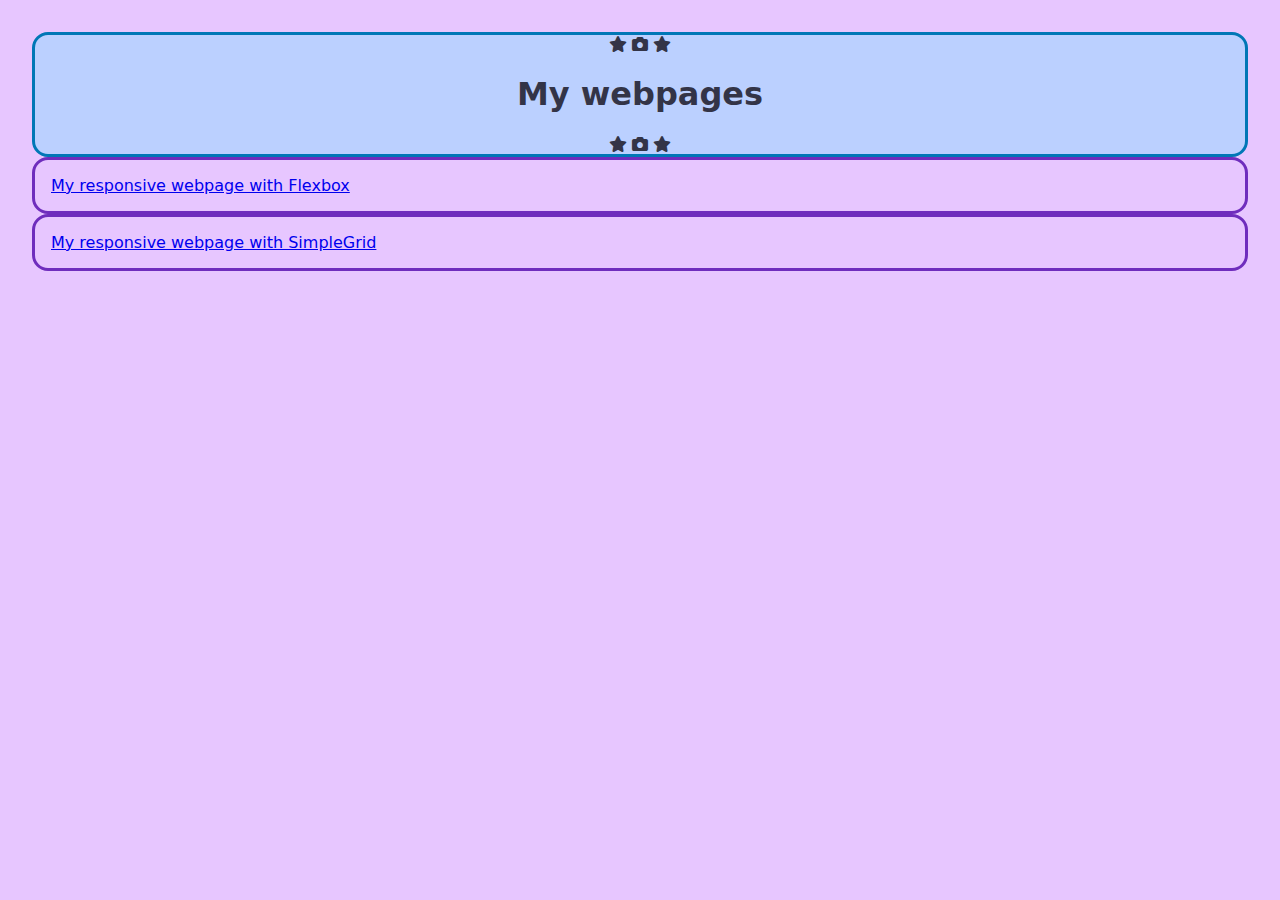
<file: index.html>
<!DOCTYPE html>
<html lang="en">

<head>
    <meta charset="UTF-8">
    <meta name="viewport" content="width=device-width, initial-scale=1.0">
    <title>webpage-link</title>
    <link rel="stylesheet" href="https://cdnjs.cloudflare.com/ajax/libs/font-awesome/6.0.0-beta3/css/all.min.css">


    <style>
        body {
            background-color: #E7C6FF;
            font-family: system-ui, -apple-system, BlinkMacSystemFont, 'Segoe UI', Roboto, Oxygen, Ubuntu, Cantarell, 'Open Sans', 'Helvetica Neue', sans-serif;
            color: #333447;
            padding: 1em;
            margin: 1em;
            border-radius: 1em;
        }

        .topic {
            border: solid #0077B6;
            border-radius: 1em;
            background-color: #BBD0FF;
            text-align: center;
        }

        .text {
            border: solid #6F2DBD;
            border-radius: 1em;
            padding: 1em;
        }
    </style>
</head>

<body>
    <div class="topic">
        <i class="fas fa-star"></i>
        <i class="fas fa-camera"></i>
        <i class="fas fa-star"></i>
        <h1>My webpages</h1>
        <i class="fas fa-star"></i>
        <i class="fas fa-camera"></i>
        <i class="fas fa-star"></i>
    </div>
    <div class="text">
        <a href="my-webpage.html">My responsive webpage with Flexbox</a>
    </div>
    <div class="text">
        <a href="my-webpage-grid.html">My responsive webpage with SimpleGrid</a>
    </div>

    
</body>

</html>
</file>
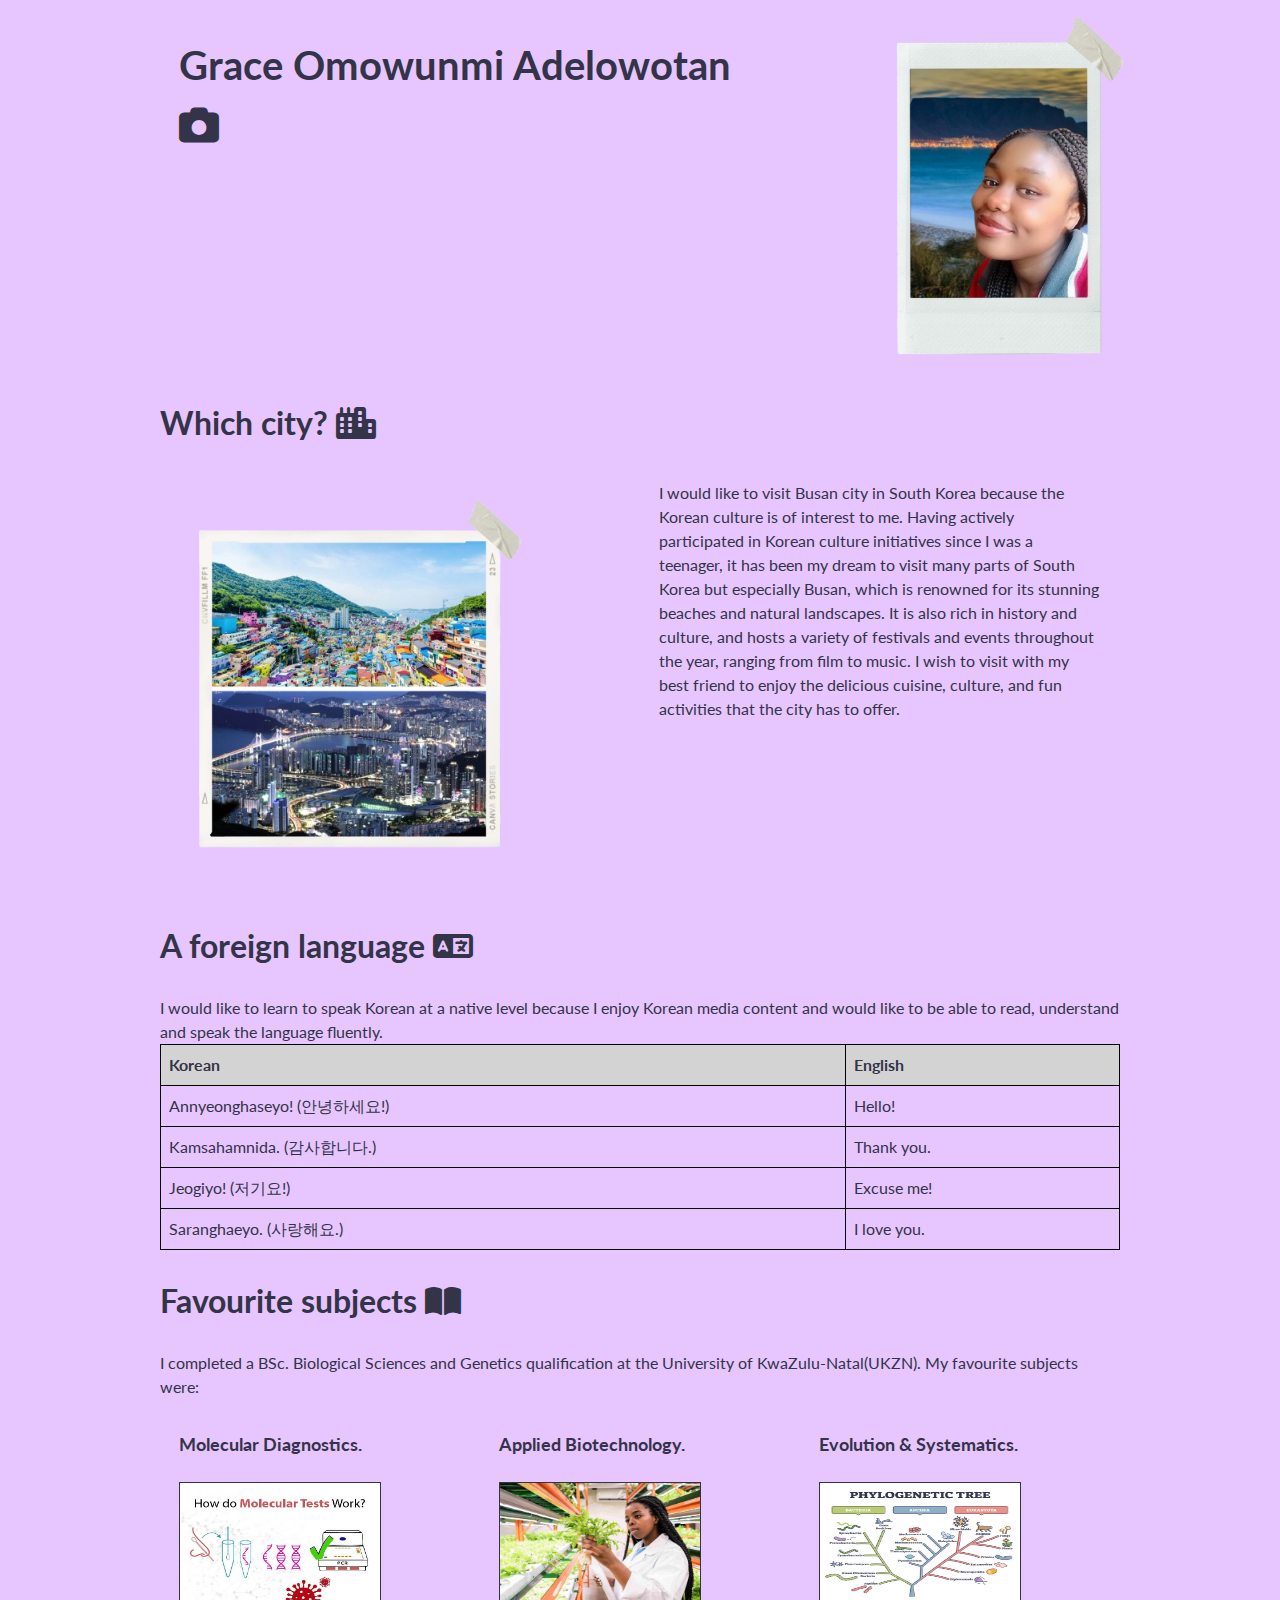
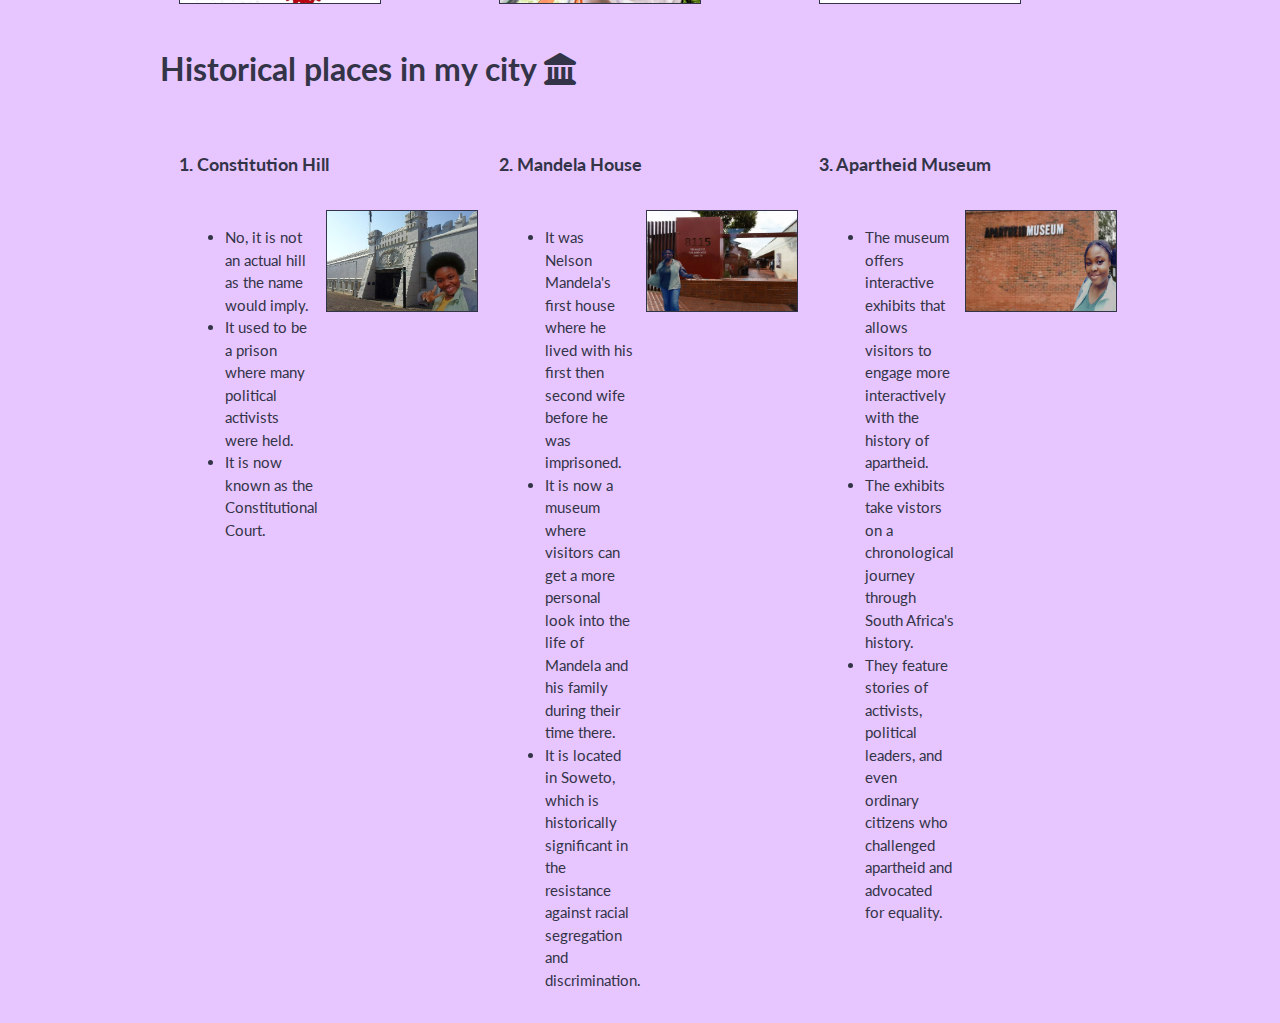
<file: my-webpage-grid.html>
<!DOCTYPE html>
<html lang="en">

<head>
    <meta charset="UTF-8">
    <meta name="viewport" content="width=device-width, initial-scale=1.0">
    <title>my-webpage-grid</title>
    <link rel="stylesheet" href="simple-grid.css">
    <link rel="stylesheet" href="https://cdnjs.cloudflare.com/ajax/libs/font-awesome/6.0.0-beta3/css/all.min.css">
    <style>
        body {
            background-color: #E7C6FF;
        }

        .table {
            width: 100%;
            margin-bottom: 20px;
            border-collapse: collapse;
        }

        .table th,
        .table td {
            border: 1px solid black;
            padding: 8px;
            text-align: left;
        }

        .table th {
            background-color: lightgray;
        }

        li {
            font-size: 15px;
        }

        /* .hist-places img {
            margin: 10px;
            padding: 10px;
        } */

        @media (max-width: 960px) {
            .mid-img {
                float: right !important;
                /* order: 0 !important; */
            }
        }

        .col-6-sm img {
            border: 1px solid #333447;
        }
    </style>
</head>

<body>
    <div class="container">
        <div class="row">
            <div class="col-8">
                <h1>Grace Omowunmi Adelowotan <i class="fas fa-camera"></i></h1>
            </div>
            <div class="col-4"><img src="myimage.png" alt="Grace" width="360" height="350"></div>
        </div>



        <h2>Which city? <i class="fas fa-city"></i></h2>
        <div class="row">
            <div class="col-6">
                <img src="Busan.png" alt=Busan width="400">
            </div>
            <div class="col-6">I would like to visit Busan city in South Korea because the Korean culture is of
                interest to
                me.
                Having actively participated in Korean culture initiatives since I was a teenager, it has been my
                dream
                to visit many parts of South Korea but especially
                Busan, which is renowned for its stunning beaches and natural landscapes. It is also rich in history
                and
                culture, and hosts a variety of festivals and events throughout the year, ranging from film to
                music. I
                wish to
                visit with my best friend to enjoy the delicious cuisine, culture, and fun activities that the city
                has
                to
                offer.
            </div>
        </div>

        <h2>A foreign language <i class="fas fa-language"></i></h2>
        <div class="row">
            I would like to learn to speak Korean at a native level because I enjoy Korean media content and would like
            to
            be able to read, understand and speak the language fluently.
        </div>
        <table border="1" class="table">
            <tr>
                <th>Korean</th>
                <th>English</th>
            </tr>
            <tr>
                <td>Annyeonghaseyo! (안녕하세요!)</td>
                <td>Hello!</td>
            </tr>
            <tr>
                <td>Kamsahamnida. (감사합니다.)</td>
                <td>Thank you.</td>
            </tr>
            <tr>
                <td>Jeogiyo! (저기요!)</td>
                <td>Excuse me!</td>
            </tr>
            <tr>
                <td>Saranghaeyo. (사랑해요.)</td>
                <td>I love you.</td>
            </tr>
        </table>

        <h2>Favourite subjects <i class="fas fa-book-open"></i></h2>
        I completed a BSc. Biological Sciences and Genetics qualification at the University of KwaZulu-Natal(UKZN). My
        favourite subjects were:
        <div class="row">
            <div class="col-4">
                <h4>Molecular Diagnostics.</h4>
                <img src="MolDiag.jpg" width="200" height="120" style="border: 1px solid #333447;">
            </div>
            <div class="col-4">
                <h4>Applied Biotechnology.</h4>
                <img src="AppliedBiotechnology.jpg" width="200" height="120" style="border: 1px solid #333447;">
            </div>
            <div class="col-4">
                <h4>Evolution & Systematics.</h4>
                <img src="EvolnSys.jpg" width="200" height="120" style="border: 1px solid #333447;">
            </div>

        </div>

        <div class="hist-places">
            <h2>Historical places in my city <i class="fas fa-landmark"></i></h2>
            <div class="row">
                <div class="col-4">
                    <h4>1. Constitution Hill</h4>

                    <div class="row">
                        <div class="col-6-sm">
                            <ul>
                                <li>No, it is not an actual hill as the name would imply.</li>
                                <li>It used to be a prison where many political activists were held.</li>
                                <li> It is now known as the Constitutional Court.</li>
                            </ul>
                        </div>
                        <div class="col-6-sm ">
                            <img src="ConstHill.png" width="150" height="100">
                        </div>

                    </div>
                </div>


                <div class="col-4">
                    <h4>2. Mandela House</h4>

                    <div class="row">
                        <div class="col-6-sm mid-img">
                            <ul>
                                <li>It was Nelson Mandela's first house where he lived with his first then
                                    second
                                    wife
                                    before he
                                    was
                                    imprisoned.</li>
                                <li>It is now a museum where visitors can get a more personal look into the life
                                    of
                                    Mandela and his
                                    family during their time there.</li>
                                <li>It is located in Soweto, which is historically
                                    significant in the resistance
                                    against racial segregation and discrimination.</li>
                            </ul>
                        </div>
                        <div class="col-6-sm">
                            <img src="MandelaHouse.png" width="150" height="100">
                        </div>

                    </div>
                </div>

                <div class="col-4">
                    <h4>3. Apartheid Museum</h4>

                    <div class="row">
                        <div class="col-6-sm">
                            <ul>
                                <li>The museum offers interactive exhibits that allows visitors to engage more
                                    interactively
                                    with the
                                    history of
                                    apartheid.</li>
                                <li>The exhibits take vistors on a chronological journey through South Africa's
                                    history.
                                </li>
                                <li>They feature stories of activists, political leaders, and even ordinary citizens
                                    who
                                    challenged
                                    apartheid and advocated for equality.</li>
                            </ul>
                        </div>
                        <div class="col-6-sm">
                            <img src="ApartheidMuseum.png" width="150" height="100">
                        </div>
                    </div>
                </div>

            </div>
        </div>
    </div>
</body>

</html>
</file>
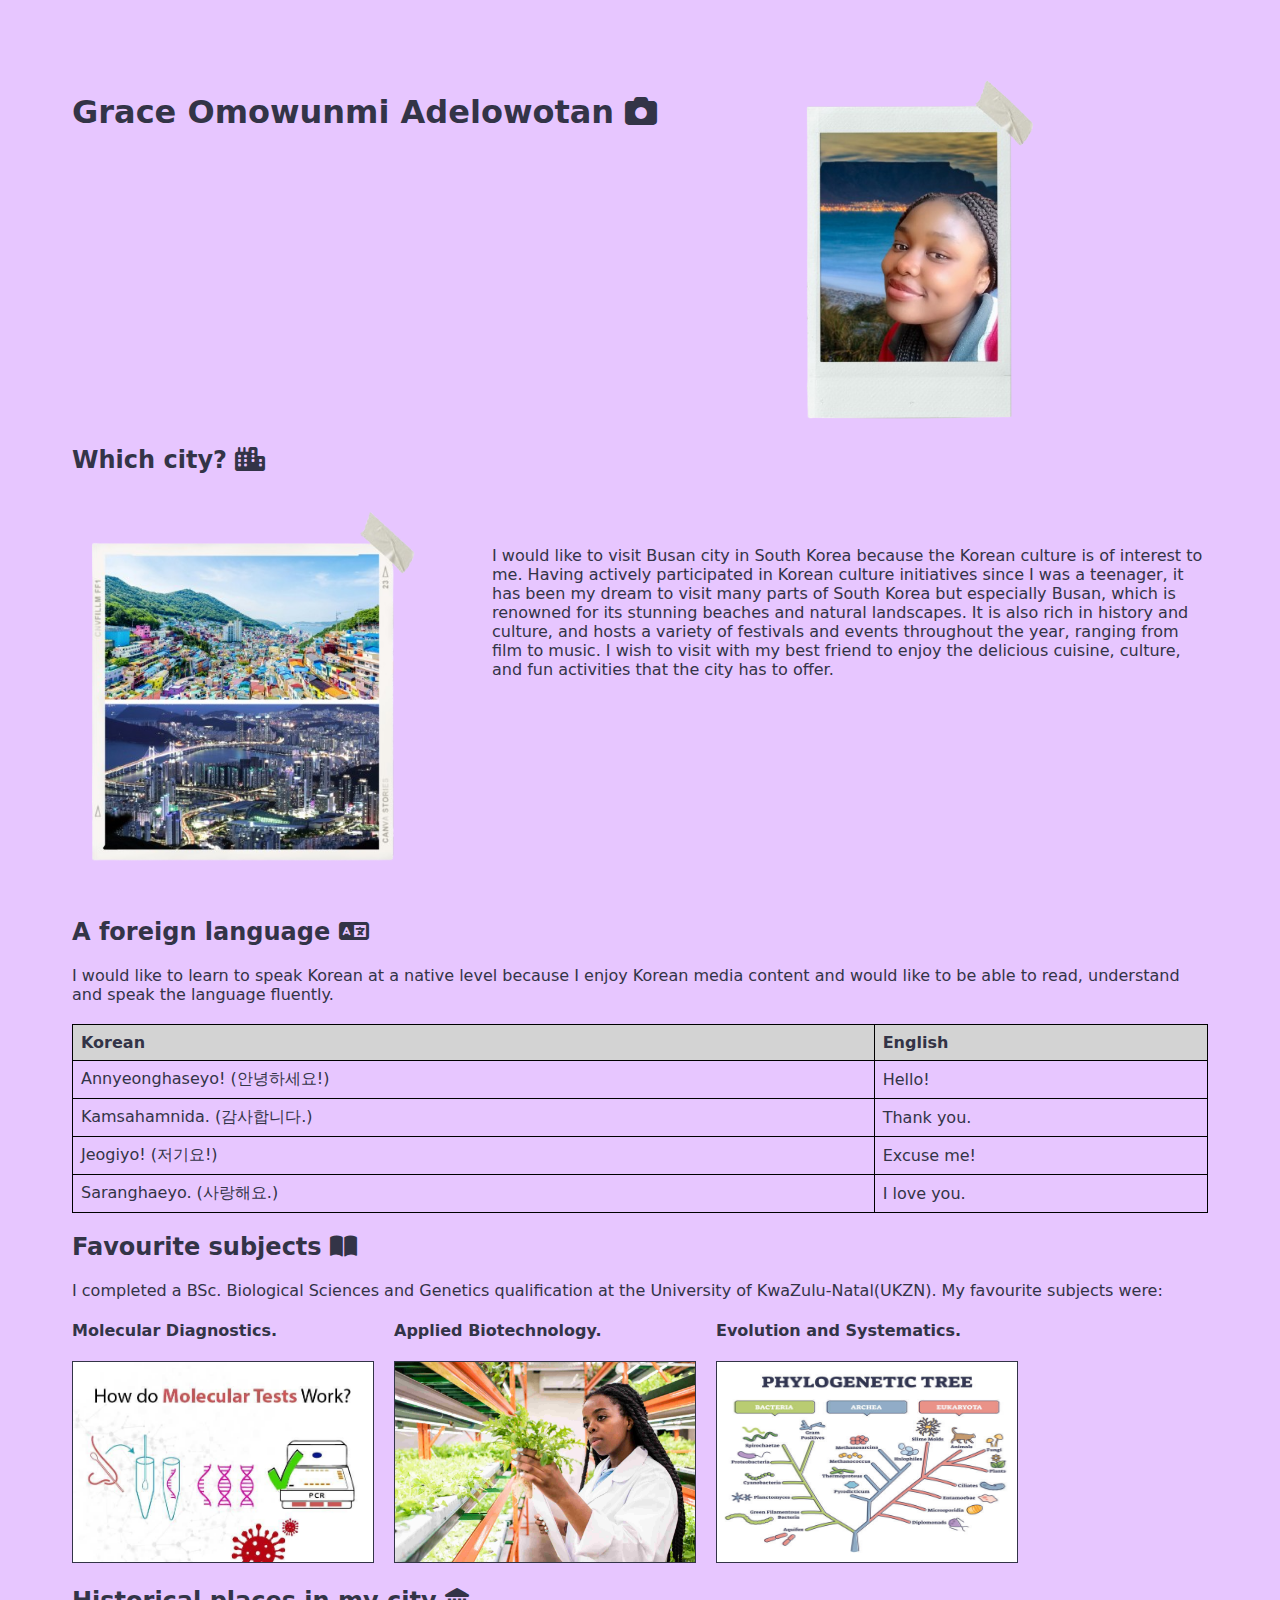
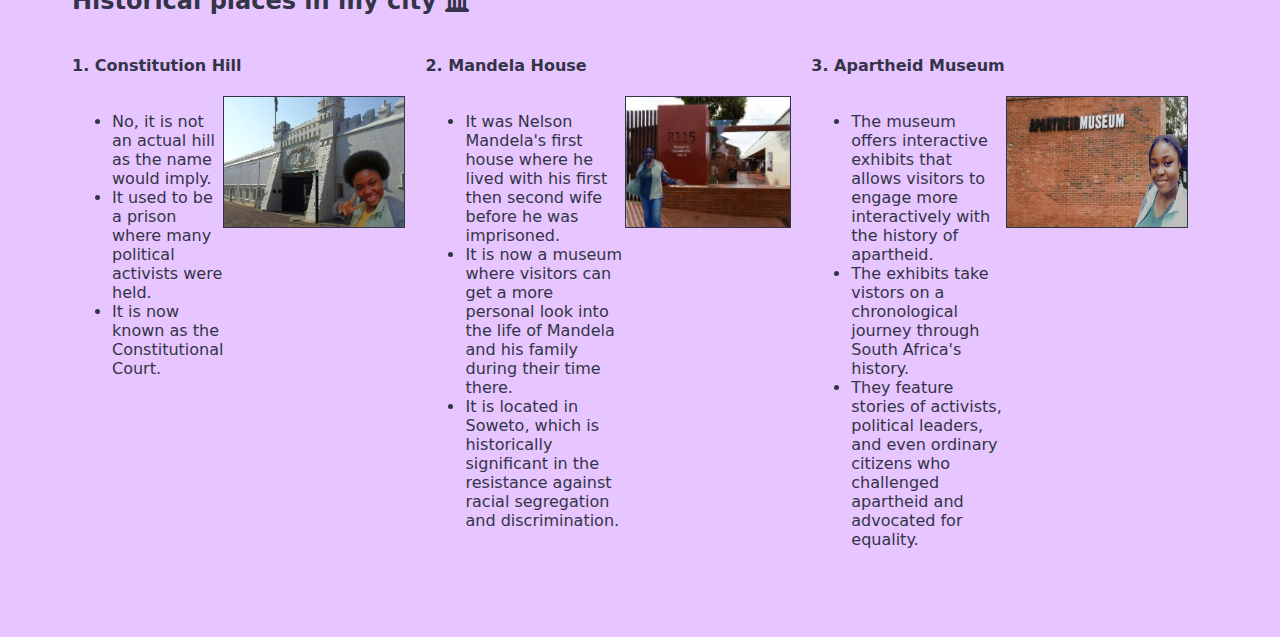
<file: my-webpage.html>
<!DOCTYPE html>
<html lang="en">

<head>
    <meta charset="UTF-8">
    <meta name="viewport" content="width=device-width, initial-scale=1.0">
    <title>my-webpage</title>
    <link rel="stylesheet" href="styles.css">
    <link rel="stylesheet" href="https://cdnjs.cloudflare.com/ajax/libs/font-awesome/6.0.0-beta3/css/all.min.css">
</head>

<body>
    <div class="intro">
        <div>
            <h1>Grace Omowunmi Adelowotan <i class="fas fa-camera"></i></h1>
        </div>
        <div>
            <img src="myimage.png" alt="Grace" width="360" height="350">
        </div>

    </div>

    <h2>Which city? <i class="fas fa-city"></i></h2>
    <div class="city">
        <div>
            <img src="Busan.png" alt=Busan width="400">
        </div>
        <div>
            <p class="paragraph">I would like to visit Busan city in South Korea because the Korean culture is of
                interest to
                me.
                Having actively participated in Korean culture initiatives since I was a teenager, it has been my dream
                to visit many parts of South Korea but especially
                Busan, which is renowned for its stunning beaches and natural landscapes. It is also rich in history and
                culture, and hosts a variety of festivals and events throughout the year, ranging from film to music. I
                wish to
                visit with my best friend to enjoy the delicious cuisine, culture, and fun activities that the city has
                to
                offer.</p>
        </div>
    </div>

    <h2>A foreign language <i class="fas fa-language"></i></h2>
    <div class="language">
        I would like to learn to speak Korean at a native level because I enjoy Korean media content and would like to
        be able to read, understand and speak the language fluently.
    </div>
    <table border="1" class="table">
        <tr>
            <th>Korean</th>
            <th>English</th>
        </tr>
        <tr>
            <td>Annyeonghaseyo! (안녕하세요!)</td>
            <td>Hello!</td>
        </tr>
        <tr>
            <td>Kamsahamnida. (감사합니다.)</td>
            <td>Thank you.</td>
        </tr>
        <tr>
            <td>Jeogiyo! (저기요!)</td>
            <td>Excuse me!</td>
        </tr>
        <tr>
            <td>Saranghaeyo. (사랑해요.)</td>
            <td>I love you.</td>
        </tr>
    </table>

    <h2>Favourite subjects <i class="fas fa-book-open"></i></h2>
    I completed a BSc. Biological Sciences and Genetics qualification at the University of KwaZulu-Natal(UKZN). My
    favourite subjects were:
    <div class="modules">
        <div class="fav-subjects">
            <h4>Molecular Diagnostics.</h4>
            <img src="MolDiag.jpg" width="300" height="200">
        </div>
        <div class="fav-subjects">
            <h4>Applied Biotechnology.</h4>
            <img src="AppliedBiotechnology.jpg" width="300" height="200">
        </div>
        <div class="fav-subjects">
            <h4>Evolution and Systematics.</h4>
            <img src="EvolnSys.jpg" width="300" height="200">
        </div>

    </div>

    <div>
        <h2>Historical places in my city <i class="fas fa-landmark"></i></h2>
        <div class="cities">
            <div class="places">
                <div class="subjects">
                    <div>
                        <h4>1. Constitution Hill</h4>

                        <div class="sub">
                            <ul>
                                <li>No, it is not an actual hill as the name would imply.</li>
                                <li>It used to be a prison where many political activists were held.</li>
                                <li> It is now known as the Constitutional Court.</li>
                            </ul>
                            <img src="ConstHill.png" width="180" height="130">

                        </div>
                    </div>
                </div>
            </div>


            <div class="places">
                <div class="subjects">
                    <div>
                        <h4>2. Mandela House</h4>

                        <div class="sub">
                            <div class="subbies">
                                <ul>
                                    <li>It was Nelson Mandela's first house where he lived with his first then second
                                        wife
                                        before he
                                        was
                                        imprisoned.</li>
                                    <li>It is now a museum where visitors can get a more personal look into the life of
                                        Mandela and his
                                        family during their time there.</li>
                                    <li>It is located in Soweto, which is historically
                                        significant in the resistance
                                        against racial segregation and discrimination.</li>
                                </ul>
                            </div>
                                <img src="MandelaHouse.png" width="180" height="130">
                            
                        </div>

                    </div>
                </div>
            </div>

            <div class="places">
                <div class="subjects">
                    <div>
                        <h4>3. Apartheid Museum</h4>

                        <div class="sub">
                            <ul>
                                <li>The museum offers interactive exhibits that allows visitors to engage more
                                    interactively
                                    with the
                                    history of
                                    apartheid.</li>
                                <li>The exhibits take vistors on a chronological journey through South Africa's history.
                                </li>
                                <li>They feature stories of activists, political leaders, and even ordinary citizens who
                                    challenged
                                    apartheid and advocated for equality.</li>
                            </ul>

                            <img src="ApartheidMuseum.png" width="180" height="130">
                        </div>
                    </div>
                </div>
            </div>

        </div>
    </div>
</body>

</html>
</file>
<file: simple-grid.css>
/**
*** SIMPLE GRID
*** (C) ZACH COLE 2016
**/

@import url(https://fonts.googleapis.com/css?family=Lato:400,300,300italic,400italic,700,700italic);

/* UNIVERSAL */

html,
body {
  height: 100%;
  width: 100%;
  margin: 0;
  padding: 0;
  left: 0;
  top: 0;
  font-size: 100%;
}

/* ROOT FONT STYLES */

* {
  font-family: 'Lato', Helvetica, sans-serif;
  color: #333447;
  line-height: 1.5;
}

/* TYPOGRAPHY */

h1 {
  font-size: 2.5rem;
}

h2 {
  font-size: 2rem;
}

h3 {
  font-size: 1.375rem;
}

h4 {
  font-size: 1.125rem;
}

h5 {
  font-size: 1rem;
}

h6 {
  font-size: 0.875rem;
}

p {
  font-size: 1.125rem;
  font-weight: 200;
  line-height: 1.8;
}

.font-light {
  font-weight: 300;
}

.font-regular {
  font-weight: 400;
}

.font-heavy {
  font-weight: 700;
}

/* POSITIONING */

.left {
  text-align: left;
}

.right {
  text-align: right;
}

.center {
  text-align: center;
  margin-left: auto;
  margin-right: auto;
}

.justify {
  text-align: justify;
}

/* ==== GRID SYSTEM ==== */

.container {
  width: 90%;
  margin-left: auto;
  margin-right: auto;
}

.row {
  position: relative;
  width: 100%;
}

.row [class^="col"] {
  float: left;
  margin: 0.5rem 2%;
  min-height: 0.125rem;
}

.col-1,
.col-2,
.col-3,
.col-4,
.col-5,
.col-6,
.col-7,
.col-8,
.col-9,
.col-10,
.col-11,
.col-12 {
  width: 96%;
}

.col-1-sm {
  width: 4.33%;
}

.col-2-sm {
  width: 12.66%;
}

.col-3-sm {
  width: 21%;
}

.col-4-sm {
  width: 29.33%;
}

.col-5-sm {
  width: 37.66%;
}

.col-6-sm {
  width: 46%;
}

.col-7-sm {
  width: 54.33%;
}

.col-8-sm {
  width: 62.66%;
}

.col-9-sm {
  width: 71%;
}

.col-10-sm {
  width: 79.33%;
}

.col-11-sm {
  width: 87.66%;
}

.col-12-sm {
  width: 96%;
}

.row::after {
	content: "";
	display: table;
	clear: both;
}

.hidden-sm {
  display: none;
}

@media only screen and (min-width: 33.75em) {  /* 540px */
  .container {
    width: 80%;
  }
}

@media only screen and (min-width: 45em) {  /* 720px */
  .col-1 {
    width: 4.33%;
  }

  .col-2 {
    width: 12.66%;
  }

  .col-3 {
    width: 21%;
  }

  .col-4 {
    width: 29.33%;
  }

  .col-5 {
    width: 37.66%;
  }

  .col-6 {
    width: 46%;
  }

  .col-7 {
    width: 54.33%;
  }

  .col-8 {
    width: 62.66%;
  }

  .col-9 {
    width: 71%;
  }

  .col-10 {
    width: 79.33%;
  }

  .col-11 {
    width: 87.66%;
  }

  .col-12 {
    width: 96%;
  }

  .hidden-sm {
    display: block;
  }
}

@media only screen and (min-width: 60em) { /* 960px */
  .container {
    width: 75%;
    max-width: 60rem;
  }
}
</file>
<file: styles.css>
body {
    background-color: #E7C6FF;
    font-family: system-ui, -apple-system, BlinkMacSystemFont, 'Segoe UI', Roboto, Oxygen, Ubuntu, Cantarell, 'Open Sans', 'Helvetica Neue', sans-serif;
    color: #333447;
    padding-top: 5%;
    padding-bottom: 5%;
    padding-left: 5%;
    padding-right: 5%;
    justify-content: space-between;
    align-items: center;
}

/* .intro {
    display: flex; */
/* flex-direction: row;
    justify-content: space-between;
    align-items: center; */


/*.city {
    display: flex;
    justify-content: space-between;
    align-items: center;
    margin-bottom: 20px;
}*/

.paragraph {
    display:inline-block;
    padding-top: 5%;
}

.sub {
    display: flex;
}


@media (min-width: 960px) {
    .city {
        display: flex;
        width: 100%;
        /*justify-content: space-between;
        align-items: center;
        margin-bottom: 20px;*/
    }

    .intro,
    .subjects,
    .modules,
    .places,
    .sub,
    .cities {
        display: flex;
        /* width: 100%; */
    }
}

@media (max-width: 960px) {
    .subbies{
        order: 1
    }

    .subjects {
        display: block;
    }
   
}

/* .intro {
    text-align:center
} */

.intro img {
    margin-left: 20%;
    /* margin: 10px;  */
}
    .modules {
        grid-gap: 20px;
    }

    /* .fav-subjects {
    width: 30%;
    margin-bottom: 30px;
}

@media (max-width: 960px) {
    .favourite-subjects img {
        width: 100%;
    }
} */

    .table {
        width: 100%;
        margin-bottom: 20px;
        border-collapse: collapse;
    }

    .table th,
    .table td {
        border: 1px solid black;
        padding: 8px;
        text-align: left;
    }

    .table th {
        background-color: lightgray;
    }

    /* .places  {
    display: flex;
    flex-direction: column;
    align-items: center;
    margin: 20px;
    width: 30%;
} */

    /* .places.hist img {
    width: 100%;
} */

    /* @media (max-width: 960px) {
    .places {
        width: 100%
    }
} */

    .language {
        display: flex;
        margin-bottom: 20px;
    }

    .city img,
    .subjects img {
        margin-right: 20px;
    }

    /* @media (max-width: 960px) {
    .city {
        display: inline-flex;
    } */

    .fav-subjects img,
    .sub img {
        border: 1px solid #333447;
    }
</file>
